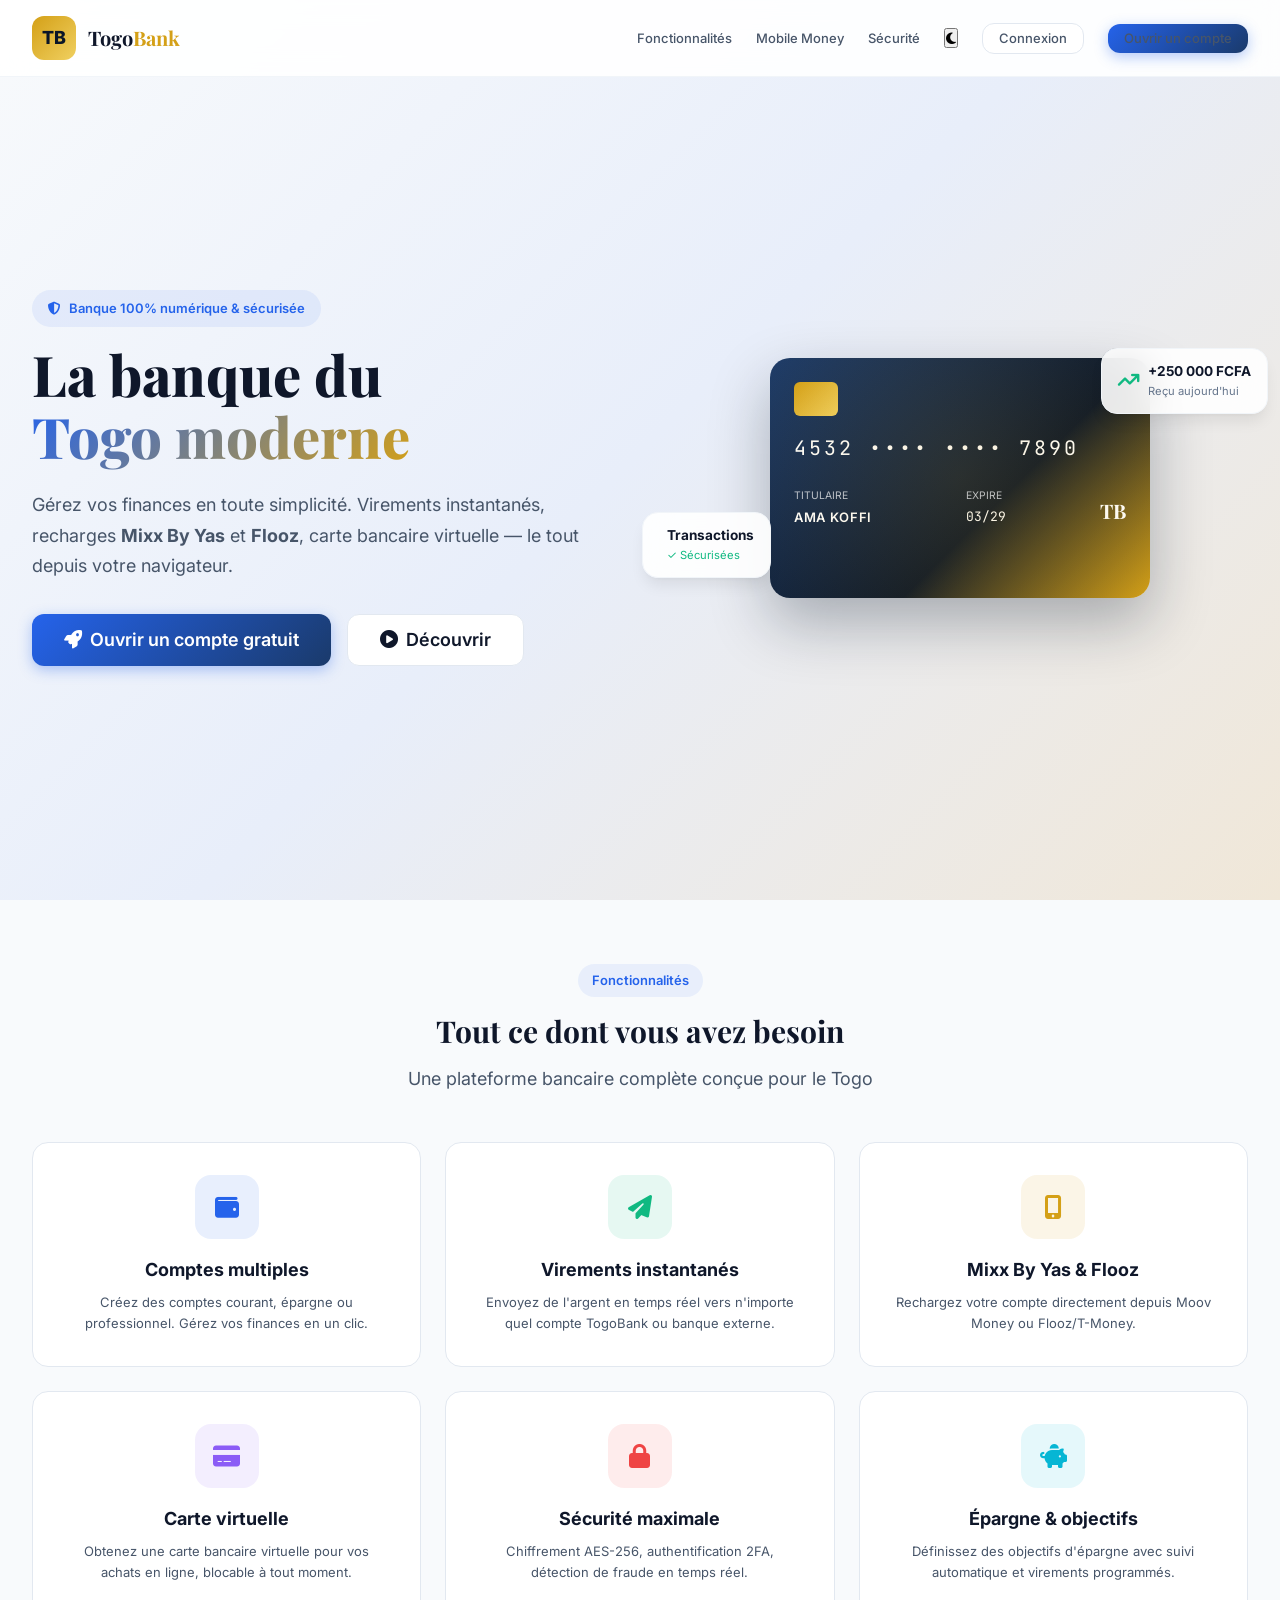
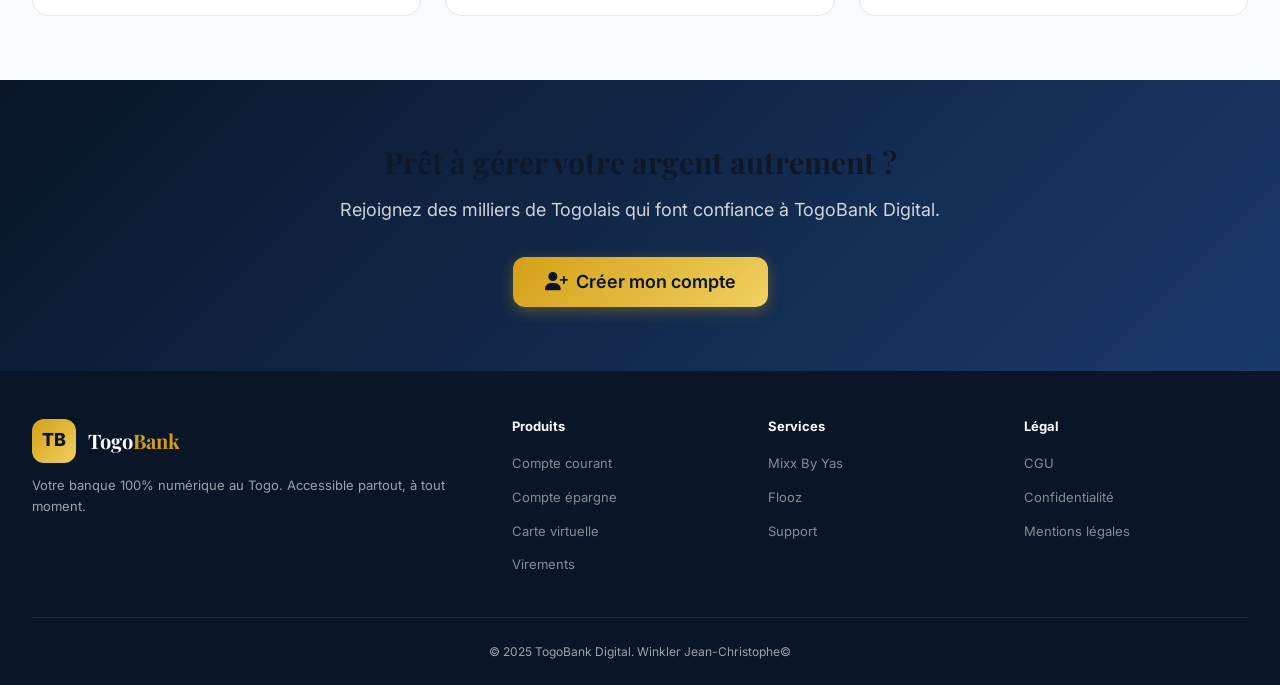
<file: app/templates/landing.html>
<!DOCTYPE html>
<html lang="fr">
<head>
    <meta charset="UTF-8">
    <meta name="viewport" content="width=device-width, initial-scale=1.0">
    <meta name="description" content="TogoBank Digital — Votre banque 100% numérique au Togo. Gérez vos comptes, virements et recharges Mixx By Yas & Flooz en toute sécurité.">
    <title>TogoBank Digital — Banque en ligne moderne au Togo</title>
    <link rel="stylesheet" href="/static/css/variables.css">
    <link rel="stylesheet" href="/static/css/base.css">
    <link rel="stylesheet" href="/static/css/animations.css">
    <link rel="stylesheet" href="/static/css/components.css">
    <link rel="stylesheet" href="/static/css/pages.css">
    <link rel="stylesheet" href="https://cdnjs.cloudflare.com/ajax/libs/font-awesome/6.5.1/css/all.min.css">
</head>
<body class="landing-page">
    <!-- Navigation -->
    <nav class="landing-nav" id="landingNav">
        <div class="landing-logo">
            <div class="landing-logo-icon">TB</div>
            <div class="landing-logo-text">Togo<span>Bank</span></div>
        </div>
        <div class="landing-nav-links">
            <a href="#features">Fonctionnalités</a>
            <a href="#mobile-money">Mobile Money</a>
            <a href="#security">Sécurité</a>
            <button class="theme-toggle" id="themeToggleLanding" title="Changer de thème">
                <i class="fas fa-moon"></i>
            </button>
            <a href="/app#login" class="btn btn-secondary btn-sm">Connexion</a>
            <a href="/app#register" class="btn btn-primary btn-sm">Ouvrir un compte</a>
        </div>
    </nav>

    <!-- Hero -->
    <section class="hero">
        <div class="hero-grid">
            <div class="hero-content animate-fade-in-up">
                <div class="hero-tag">
                    <i class="fas fa-shield-halved"></i>
                    Banque 100% numérique & sécurisée
                </div>
                <h1>
                    La banque du<br>
                    <span class="gradient-text">Togo moderne</span>
                </h1>
                <p class="hero-description">
                    Gérez vos finances en toute simplicité. Virements instantanés, recharges
                    <strong>Mixx By Yas</strong> et <strong>Flooz</strong>, carte bancaire virtuelle — le tout
                    depuis votre navigateur.
                </p>
                <div class="hero-buttons">
                    <a href="/app#register" class="btn btn-primary btn-lg">
                        <i class="fas fa-rocket"></i>
                        Ouvrir un compte gratuit
                    </a>
                    <a href="#features" class="btn btn-secondary btn-lg">
                        <i class="fas fa-play-circle"></i>
                        Découvrir
                    </a>
                </div>
            </div>
            <div class="hero-visual animate-fade-in-right delay-3">
                <div class="hero-card-preview">
                    <div class="hero-card-chip"></div>
                    <div class="hero-card-number">4532 •••• •••• 7890</div>
                    <div class="hero-card-footer">
                        <div>
                            <div style="font-size:0.65rem;opacity:0.7;margin-bottom:2px">TITULAIRE</div>
                            <div class="hero-card-name">AMA KOFFI</div>
                        </div>
                        <div>
                            <div style="font-size:0.65rem;opacity:0.7;margin-bottom:2px">EXPIRE</div>
                            <div class="hero-card-exp">03/29</div>
                        </div>
                        <div class="hero-card-brand">TB</div>
                    </div>
                </div>
                <div class="hero-floating-stat stat-1 animate-fade-in delay-5">
                    <div style="display:flex;align-items:center;gap:8px">
                        <div style="color:var(--success);font-size:1.2rem"><i class="fas fa-arrow-trend-up"></i></div>
                        <div>
                            <div style="font-weight:700;font-size:0.85rem">+250 000 FCFA</div>
                            <div style="font-size:0.7rem;color:var(--text-tertiary)">Reçu aujourd'hui</div>
                        </div>
                    </div>
                </div>
                <div class="hero-floating-stat stat-2 animate-fade-in delay-6">
                    <div style="display:flex;align-items:center;gap:8px">
                        <div style="color:var(--accent-blue);font-size:1.2rem"><i class="fas fa-shield-check"></i></div>
                        <div>
                            <div style="font-weight:700;font-size:0.85rem">Transactions</div>
                            <div style="font-size:0.7rem;color:var(--success)">✓ Sécurisées</div>
                        </div>
                    </div>
                </div>
            </div>
        </div>
    </section>

    <!-- Features -->
    <section class="features-section" id="features">
        <div class="section-header">
            <div class="section-tag">Fonctionnalités</div>
            <h2 class="section-title">Tout ce dont vous avez besoin</h2>
            <p class="section-desc">Une plateforme bancaire complète conçue pour le Togo</p>
        </div>
        <div class="features-grid">
            <div class="feature-card">
                <div class="feature-icon blue"><i class="fas fa-wallet"></i></div>
                <h3>Comptes multiples</h3>
                <p>Créez des comptes courant, épargne ou professionnel. Gérez vos finances en un clic.</p>
            </div>
            <div class="feature-card">
                <div class="feature-icon green"><i class="fas fa-paper-plane"></i></div>
                <h3>Virements instantanés</h3>
                <p>Envoyez de l'argent en temps réel vers n'importe quel compte TogoBank ou banque externe.</p>
            </div>
            <div class="feature-card" id="mobile-money">
                <div class="feature-icon gold"><i class="fas fa-mobile-screen-button"></i></div>
                <h3>Mixx By Yas & Flooz</h3>
                <p>Rechargez votre compte directement depuis Moov Money ou Flooz/T-Money.</p>
            </div>
            <div class="feature-card">
                <div class="feature-icon purple"><i class="fas fa-credit-card"></i></div>
                <h3>Carte virtuelle</h3>
                <p>Obtenez une carte bancaire virtuelle pour vos achats en ligne, blocable à tout moment.</p>
            </div>
            <div class="feature-card" id="security">
                <div class="feature-icon red"><i class="fas fa-lock"></i></div>
                <h3>Sécurité maximale</h3>
                <p>Chiffrement AES-256, authentification 2FA, détection de fraude en temps réel.</p>
            </div>
            <div class="feature-card">
                <div class="feature-icon cyan"><i class="fas fa-piggy-bank"></i></div>
                <h3>Épargne & objectifs</h3>
                <p>Définissez des objectifs d'épargne avec suivi automatique et virements programmés.</p>
            </div>
        </div>
    </section>

    <!-- CTA -->
    <section class="cta-section">
        <h2>Prêt à gérer votre argent autrement ?</h2>
        <p>Rejoignez des milliers de Togolais qui font confiance à TogoBank Digital.</p>
        <div style="display:flex;gap:var(--space-4);justify-content:center">
            <a href="/app#register" class="btn btn-gold btn-lg">
                <i class="fas fa-user-plus"></i>
                Créer mon compte
            </a>
        </div>
    </section>

    <!-- Footer -->
    <footer class="landing-footer">
        <div class="footer-grid">
            <div>
                <div class="landing-logo" style="margin-bottom:var(--space-3)">
                    <div class="landing-logo-icon">TB</div>
                    <div class="landing-logo-text" style="color:white">Togo<span>Bank</span></div>
                </div>
                <p class="footer-brand-text">Votre banque 100% numérique au Togo. Accessible partout, à tout moment.</p>
            </div>
            <div>
                <h4 class="footer-title">Produits</h4>
                <ul class="footer-links">
                    <li><a href="#">Compte courant</a></li>
                    <li><a href="#">Compte épargne</a></li>
                    <li><a href="#">Carte virtuelle</a></li>
                    <li><a href="#">Virements</a></li>
                </ul>
            </div>
            <div>
                <h4 class="footer-title">Services</h4>
                <ul class="footer-links">
                    <li><a href="#">Mixx By Yas</a></li>
                    <li><a href="#">Flooz</a></li>
                    <li><a href="#">Support</a></li>
                </ul>
            </div>
            <div>
                <h4 class="footer-title">Légal</h4>
                <ul class="footer-links">
                    <li><a href="#">CGU</a></li>
                    <li><a href="#">Confidentialité</a></li>
                    <li><a href="#">Mentions légales</a></li>
                </ul>
            </div>
        </div>
        <div class="footer-bottom">
            © 2025 TogoBank Digital. Winkler Jean-Christophe©
        </div>
    </footer>

    <script>
        // Nav scroll effect
        window.addEventListener('scroll', () => {
            document.getElementById('landingNav').classList.toggle('scrolled', window.scrollY > 50);
        });
        // Theme toggle
        const savedTheme = localStorage.getItem('togobank-theme') || 'light';
        if (savedTheme === 'dark') document.documentElement.setAttribute('data-theme', 'dark');
        document.getElementById('themeToggleLanding')?.addEventListener('click', () => {
            const isDark = document.documentElement.getAttribute('data-theme') === 'dark';
            document.documentElement.setAttribute('data-theme', isDark ? 'light' : 'dark');
            localStorage.setItem('togobank-theme', isDark ? 'light' : 'dark');
            const icon = document.querySelector('#themeToggleLanding i');
            icon.className = isDark ? 'fas fa-moon' : 'fas fa-sun';
        });
    </script>
</body>
</html>
</file>
<file: static/css/variables.css>
/* ===== TogoBank Digital — Variables CSS ===== */
:root {
    /* Couleurs principales */
    --primary-dark: #0A1628;
    --primary-blue: #1A3A6B;
    --accent-blue: #2563EB;
    --electric-blue: #3B82F6;
    --gold: #D4A017;
    --gold-light: #F0D060;
    --success: #10B981;
    --danger: #EF4444;
    --warning: #F59E0B;
    --info: #06B6D4;

    /* Neutres */
    --neutral-50: #F8FAFC;
    --neutral-100: #F1F5F9;
    --neutral-200: #E2E8F0;
    --neutral-300: #CBD5E1;
    --neutral-400: #94A3B8;
    --neutral-500: #64748B;
    --neutral-600: #475569;
    --neutral-700: #334155;
    --neutral-800: #1E293B;
    --neutral-900: #0F172A;

    /* Thème clair (par défaut) */
    --bg-primary: #F8FAFC;
    --bg-secondary: #FFFFFF;
    --bg-tertiary: #F1F5F9;
    --bg-card: #FFFFFF;
    --bg-sidebar: #0A1628;
    --bg-glass: rgba(255, 255, 255, 0.7);
    --bg-glass-strong: rgba(255, 255, 255, 0.9);
    --text-primary: #0F172A;
    --text-secondary: #475569;
    --text-tertiary: #64748B;
    --text-inverse: #FFFFFF;
    --border-color: #E2E8F0;
    --border-light: #F1F5F9;
    --shadow-sm: 0 1px 2px rgba(0,0,0,0.05);
    --shadow-md: 0 4px 6px -1px rgba(0,0,0,0.07), 0 2px 4px -2px rgba(0,0,0,0.05);
    --shadow-lg: 0 10px 15px -3px rgba(0,0,0,0.08), 0 4px 6px -4px rgba(0,0,0,0.05);
    --shadow-xl: 0 20px 25px -5px rgba(0,0,0,0.1), 0 8px 10px -6px rgba(0,0,0,0.06);
    --shadow-card: 0 1px 3px rgba(0,0,0,0.06), 0 4px 12px rgba(0,0,0,0.04);
    --shadow-float: 0 12px 40px rgba(0,0,0,0.12);

    /* Typographie */
    --font-display: 'Playfair Display', Georgia, serif;
    --font-body: 'Inter', -apple-system, BlinkMacSystemFont, sans-serif;
    --font-mono: 'JetBrains Mono', 'Fira Code', monospace;

    /* Tailles */
    --text-xs: 0.75rem;
    --text-sm: 0.8125rem;
    --text-base: 0.9375rem;
    --text-lg: 1.125rem;
    --text-xl: 1.25rem;
    --text-2xl: 1.5rem;
    --text-3xl: 1.875rem;
    --text-4xl: 2.25rem;
    --text-5xl: 3rem;

    /* Espacements */
    --space-1: 0.25rem;
    --space-2: 0.5rem;
    --space-3: 0.75rem;
    --space-4: 1rem;
    --space-5: 1.25rem;
    --space-6: 1.5rem;
    --space-8: 2rem;
    --space-10: 2.5rem;
    --space-12: 3rem;
    --space-16: 4rem;

    /* Bordures */
    --radius-sm: 0.375rem;
    --radius-md: 0.5rem;
    --radius-lg: 0.75rem;
    --radius-xl: 1rem;
    --radius-2xl: 1.25rem;
    --radius-full: 9999px;

    /* Transitions */
    --transition-fast: 150ms ease;
    --transition-base: 250ms ease;
    --transition-slow: 350ms ease;
    --transition-spring: 400ms cubic-bezier(0.34, 1.56, 0.64, 1);

    /* Sidebar */
    --sidebar-width: 260px;
    --sidebar-collapsed: 72px;
    --topbar-height: 0px;
}

/* ===== THÈME SOMBRE ===== */
[data-theme="dark"] {
    --bg-primary: #0B1121;
    --bg-secondary: #111827;
    --bg-tertiary: #1E293B;
    --bg-card: #162032;
    --bg-sidebar: #070D1A;
    --bg-glass: rgba(17, 24, 39, 0.8);
    --bg-glass-strong: rgba(17, 24, 39, 0.95);
    --text-primary: #F1F5F9;
    --text-secondary: #94A3B8;
    --text-tertiary: #64748B;
    --border-color: #1E293B;
    --border-light: #162032;
    --shadow-sm: 0 1px 2px rgba(0,0,0,0.3);
    --shadow-md: 0 4px 6px rgba(0,0,0,0.3);
    --shadow-lg: 0 10px 15px rgba(0,0,0,0.3);
    --shadow-xl: 0 20px 25px rgba(0,0,0,0.4);
    --shadow-card: 0 2px 8px rgba(0,0,0,0.3);
    --shadow-float: 0 12px 40px rgba(0,0,0,0.5);
}
</file>
<file: static/css/base.css>
/* ===== TogoBank Digital — Reset & Base Styles ===== */
@import url('https://fonts.googleapis.com/css2?family=Inter:wght@300;400;500;600;700;800&family=Playfair+Display:wght@400;600;700;800&family=JetBrains+Mono:wght@400;500;600&display=swap');

*, *::before, *::after {
    margin: 0;
    padding: 0;
    box-sizing: border-box;
}

html {
    font-size: 16px;
    scroll-behavior: smooth;
    -webkit-font-smoothing: antialiased;
    -moz-osx-font-smoothing: grayscale;
}

body {
    font-family: var(--font-body);
    background-color: var(--bg-primary);
    color: var(--text-primary);
    line-height: 1.6;
    min-height: 100vh;
    transition: background-color var(--transition-slow), color var(--transition-slow);
}

a {
    text-decoration: none;
    color: var(--accent-blue);
    transition: color var(--transition-fast);
}
a:hover { color: var(--electric-blue); }

img { max-width: 100%; display: block; }
button { cursor: pointer; font-family: inherit; }
input, select, textarea { font-family: inherit; }

h1, h2, h3, h4, h5, h6 {
    font-weight: 700;
    line-height: 1.2;
    color: var(--text-primary);
}
h1 { font-size: var(--text-4xl); }
h2 { font-size: var(--text-3xl); }
h3 { font-size: var(--text-2xl); }
h4 { font-size: var(--text-xl); }

.font-display { font-family: var(--font-display); }
.font-mono { font-family: var(--font-mono); }

/* Scrollbar personnalisée */
::-webkit-scrollbar { width: 6px; }
::-webkit-scrollbar-track { background: transparent; }
::-webkit-scrollbar-thumb {
    background: var(--neutral-300);
    border-radius: var(--radius-full);
}
[data-theme="dark"] ::-webkit-scrollbar-thumb {
    background: var(--neutral-700);
}

/* Selection */
::selection {
    background: var(--accent-blue);
    color: white;
}

/* Utilitaires */
.sr-only {
    position: absolute;
    width: 1px;
    height: 1px;
    padding: 0;
    margin: -1px;
    overflow: hidden;
    clip: rect(0,0,0,0);
    border: 0;
}
</file>
<file: static/css/animations.css>
/* ===== TogoBank Digital — Animations ===== */

/* Page transitions */
@keyframes fadeIn {
    from { opacity: 0; }
    to { opacity: 1; }
}
@keyframes fadeInUp {
    from { opacity: 0; transform: translateY(30px); }
    to { opacity: 1; transform: translateY(0); }
}
@keyframes fadeInDown {
    from { opacity: 0; transform: translateY(-20px); }
    to { opacity: 1; transform: translateY(0); }
}
@keyframes fadeInLeft {
    from { opacity: 0; transform: translateX(-30px); }
    to { opacity: 1; transform: translateX(0); }
}
@keyframes fadeInRight {
    from { opacity: 0; transform: translateX(30px); }
    to { opacity: 1; transform: translateX(0); }
}
@keyframes slideUp {
    from { transform: translateY(100%); opacity: 0; }
    to { transform: translateY(0); opacity: 1; }
}
@keyframes slideDown {
    from { transform: translateY(-100%); opacity: 0; }
    to { transform: translateY(0); opacity: 1; }
}
@keyframes scaleIn {
    from { opacity: 0; transform: scale(0.9); }
    to { opacity: 1; transform: scale(1); }
}
@keyframes scaleUp {
    from { transform: scale(0.95); opacity: 0; }
    to { transform: scale(1); opacity: 1; }
}

/* Carte bancaire flip */
@keyframes cardFlip {
    0% { transform: rotateY(0deg); }
    100% { transform: rotateY(180deg); }
}
@keyframes cardFlipBack {
    0% { transform: rotateY(180deg); }
    100% { transform: rotateY(0deg); }
}

/* Shimmer */
@keyframes shimmer {
    0% { background-position: -200% 0; }
    100% { background-position: 200% 0; }
}

/* Pulse */
@keyframes pulse {
    0%, 100% { opacity: 1; }
    50% { opacity: 0.5; }
}
@keyframes pulseGlow {
    0%, 100% { box-shadow: 0 0 0 0 rgba(37, 99, 235, 0.4); }
    50% { box-shadow: 0 0 0 12px rgba(37, 99, 235, 0); }
}

/* Bounce */
@keyframes bounce {
    0%, 100% { transform: translateY(0); }
    50% { transform: translateY(-6px); }
}
@keyframes bounceBadge {
    0%, 100% { transform: scale(1); }
    50% { transform: scale(1.2); }
}

/* Shake (erreur) */
@keyframes shake {
    0%, 100% { transform: translateX(0); }
    20%, 60% { transform: translateX(-8px); }
    40%, 80% { transform: translateX(8px); }
}

/* Spin */
@keyframes spin {
    0% { transform: rotate(0deg); }
    100% { transform: rotate(360deg); }
}

/* Orbit loader */
@keyframes orbit {
    0% { transform: rotate(0deg) translateX(20px) rotate(0deg); }
    100% { transform: rotate(360deg) translateX(20px) rotate(-360deg); }
}

/* Ripple */
@keyframes ripple {
    0% { transform: scale(0); opacity: 0.6; }
    100% { transform: scale(4); opacity: 0; }
}

/* Checkmark draw */
@keyframes drawCheck {
    0% { stroke-dashoffset: 50; }
    100% { stroke-dashoffset: 0; }
}

/* Counter animation gradient */
@keyframes gradientShift {
    0% { background-position: 0% 50%; }
    50% { background-position: 100% 50%; }
    100% { background-position: 0% 50%; }
}

/* Aurora background */
@keyframes aurora {
    0% { background-position: 0% 50%; }
    50% { background-position: 100% 50%; }
    100% { background-position: 0% 50%; }
}

/* Slide toast */
@keyframes toastIn {
    from { transform: translateX(120%); opacity: 0; }
    to { transform: translateX(0); opacity: 1; }
}
@keyframes toastOut {
    from { transform: translateX(0); opacity: 1; }
    to { transform: translateX(120%); opacity: 0; }
}

/* Progress bar */
@keyframes progressFill {
    from { width: 0; }
}

/* Skeleton loading */
@keyframes skeletonShine {
    0% { background-position: -200px 0; }
    100% { background-position: calc(200px + 100%) 0; }
}

/* Float (landing) */
@keyframes float {
    0%, 100% { transform: translateY(0px); }
    50% { transform: translateY(-20px); }
}

/* Classes d'animation */
.animate-fade-in { animation: fadeIn 0.5s ease forwards; }
.animate-fade-in-up { animation: fadeInUp 0.6s ease forwards; }
.animate-fade-in-down { animation: fadeInDown 0.5s ease forwards; }
.animate-fade-in-left { animation: fadeInLeft 0.5s ease forwards; }
.animate-fade-in-right { animation: fadeInRight 0.5s ease forwards; }
.animate-scale-in { animation: scaleIn 0.4s ease forwards; }
.animate-slide-up { animation: slideUp 0.5s ease forwards; }
.animate-bounce { animation: bounce 1s ease infinite; }
.animate-pulse { animation: pulse 2s ease-in-out infinite; }
.animate-pulse-glow { animation: pulseGlow 2s ease-in-out infinite; }
.animate-shake { animation: shake 0.5s ease; }
.animate-spin { animation: spin 1s linear infinite; }
.animate-float { animation: float 3s ease-in-out infinite; }

/* Stagger delays */
.delay-1 { animation-delay: 0.1s; }
.delay-2 { animation-delay: 0.2s; }
.delay-3 { animation-delay: 0.3s; }
.delay-4 { animation-delay: 0.4s; }
.delay-5 { animation-delay: 0.5s; }
.delay-6 { animation-delay: 0.6s; }
.delay-7 { animation-delay: 0.7s; }

/* Initialiser les éléments en invisible pour stagger */
.stagger-item {
    opacity: 0;
    transform: translateY(20px);
}
.stagger-item.visible {
    animation: fadeInUp 0.5s ease forwards;
}
</file>
<file: static/css/components.css>
/* ===== TogoBank Digital — Composants UI ===== */

/* ---------- BOUTONS ---------- */
.btn {
    display: inline-flex;
    align-items: center;
    justify-content: center;
    gap: var(--space-2);
    padding: 0.75rem 1.5rem;
    border: none;
    border-radius: var(--radius-lg);
    font-size: var(--text-base);
    font-weight: 600;
    line-height: 1;
    cursor: pointer;
    transition: all var(--transition-base);
    position: relative;
    overflow: hidden;
    white-space: nowrap;
}
.btn::after {
    content: '';
    position: absolute;
    inset: 0;
    background: radial-gradient(circle, rgba(255,255,255,0.3) 10%, transparent 10.01%);
    transform: scale(10);
    opacity: 0;
    transition: transform 0.4s, opacity 0.5s;
}
.btn:active::after {
    transform: scale(0);
    opacity: 1;
    transition: 0s;
}

.btn-primary {
    background: linear-gradient(135deg, var(--accent-blue), var(--primary-blue));
    color: white;
    box-shadow: 0 4px 14px rgba(37, 99, 235, 0.35);
}
.btn-primary:hover {
    transform: translateY(-2px);
    box-shadow: 0 6px 20px rgba(37, 99, 235, 0.45);
}

.btn-secondary {
    background: var(--bg-card);
    color: var(--text-primary);
    border: 1px solid var(--border-color);
}
.btn-secondary:hover {
    border-color: var(--accent-blue);
    color: var(--accent-blue);
    transform: translateY(-1px);
}

.btn-gold {
    background: linear-gradient(135deg, var(--gold), var(--gold-light));
    color: var(--primary-dark);
    box-shadow: 0 4px 14px rgba(212, 160, 23, 0.35);
}
.btn-gold:hover {
    transform: translateY(-2px);
    box-shadow: 0 6px 20px rgba(212, 160, 23, 0.45);
}

.btn-danger {
    background: linear-gradient(135deg, var(--danger), #DC2626);
    color: white;
}

.btn-success {
    background: linear-gradient(135deg, var(--success), #059669);
    color: white;
}

.btn-sm { padding: 0.5rem 1rem; font-size: var(--text-sm); }
.btn-lg { padding: 1rem 2rem; font-size: var(--text-lg); }
.btn-block { width: 100%; }
.btn-icon { padding: 0.625rem; border-radius: var(--radius-md); }

.btn:disabled {
    opacity: 0.5;
    cursor: not-allowed;
    transform: none !important;
}

/* ---------- CARTES ---------- */
.card {
    background: var(--bg-card);
    border: 1px solid var(--border-color);
    border-radius: var(--radius-xl);
    padding: var(--space-6);
    box-shadow: var(--shadow-card);
    transition: all var(--transition-base);
}
.card:hover {
    box-shadow: var(--shadow-lg);
}
.card-glass {
    background: var(--bg-glass);
    backdrop-filter: blur(16px);
    -webkit-backdrop-filter: blur(16px);
    border: 1px solid rgba(255,255,255,0.18);
}
.card-header {
    display: flex;
    align-items: center;
    justify-content: space-between;
    margin-bottom: var(--space-4);
}
.card-title {
    font-size: var(--text-lg);
    font-weight: 700;
    color: var(--text-primary);
}
.card-subtitle {
    font-size: var(--text-sm);
    color: var(--text-secondary);
    margin-top: var(--space-1);
}

/* ---------- INPUTS / FORMULAIRES ---------- */
.form-group {
    margin-bottom: var(--space-5);
    position: relative;
}
.form-label {
    display: block;
    font-size: var(--text-sm);
    font-weight: 600;
    color: var(--text-secondary);
    margin-bottom: var(--space-2);
    letter-spacing: 0.02em;
}
.form-input {
    width: 100%;
    padding: 0.875rem 1rem;
    background: var(--bg-tertiary);
    border: 2px solid transparent;
    border-radius: var(--radius-lg);
    font-size: var(--text-base);
    color: var(--text-primary);
    transition: all var(--transition-base);
    outline: none;
}
.form-input:focus {
    border-color: var(--accent-blue);
    background: var(--bg-card);
    box-shadow: 0 0 0 4px rgba(37, 99, 235, 0.1);
}
.form-input::placeholder {
    color: var(--neutral-400);
}
.form-input.error {
    border-color: var(--danger);
    animation: shake 0.4s ease;
}
.form-error {
    font-size: var(--text-xs);
    color: var(--danger);
    margin-top: var(--space-1);
}
.form-select {
    appearance: none;
    background-image: url("data:image/svg+xml,%3Csvg xmlns='http://www.w3.org/2000/svg' width='12' height='12' viewBox='0 0 24 24' fill='none' stroke='%2364748B' stroke-width='2'%3E%3Cpolyline points='6 9 12 15 18 9'%3E%3C/polyline%3E%3C/svg%3E");
    background-repeat: no-repeat;
    background-position: right 1rem center;
    padding-right: 2.5rem;
}

/* Floating label */
.form-floating {
    position: relative;
}
.form-floating .form-input {
    padding-top: 1.5rem;
    padding-bottom: 0.5rem;
}
.form-floating .form-label {
    position: absolute;
    top: 50%;
    left: 1rem;
    transform: translateY(-50%);
    transition: all var(--transition-base);
    pointer-events: none;
    margin: 0;
    color: var(--neutral-400);
}
.form-floating .form-input:focus ~ .form-label,
.form-floating .form-input:not(:placeholder-shown) ~ .form-label {
    top: 0.5rem;
    transform: translateY(0);
    font-size: var(--text-xs);
    color: var(--accent-blue);
}

/* ---------- BADGES ---------- */
.badge {
    display: inline-flex;
    align-items: center;
    gap: 4px;
    padding: 0.25rem 0.625rem;
    border-radius: var(--radius-full);
    font-size: var(--text-xs);
    font-weight: 600;
    letter-spacing: 0.02em;
}
.badge-success { background: rgba(16, 185, 129, 0.12); color: var(--success); }
.badge-danger { background: rgba(239, 68, 68, 0.12); color: var(--danger); }
.badge-warning { background: rgba(245, 158, 11, 0.12); color: var(--warning); }
.badge-info { background: rgba(6, 182, 212, 0.12); color: var(--info); }
.badge-blue { background: rgba(37, 99, 235, 0.12); color: var(--accent-blue); }
.badge-gold { background: rgba(212, 160, 23, 0.12); color: var(--gold); }

/* ---------- TABLEAUX ---------- */
.table-wrapper {
    overflow-x: auto;
    border-radius: var(--radius-lg);
    border: 1px solid var(--border-color);
}
.data-table {
    width: 100%;
    border-collapse: collapse;
    font-size: var(--text-sm);
}
.data-table th {
    padding: 0.875rem 1rem;
    text-align: left;
    font-weight: 600;
    color: var(--text-secondary);
    background: var(--bg-tertiary);
    border-bottom: 1px solid var(--border-color);
    white-space: nowrap;
    cursor: pointer;
    user-select: none;
}
.data-table th:hover { color: var(--accent-blue); }
.data-table td {
    padding: 0.875rem 1rem;
    border-bottom: 1px solid var(--border-light);
    color: var(--text-primary);
    vertical-align: middle;
}
.data-table tr {
    transition: background var(--transition-fast);
}
.data-table tbody tr:hover {
    background: var(--bg-tertiary);
}
.data-table tbody tr:last-child td {
    border-bottom: none;
}

/* ---------- SKELETON LOADING ---------- */
.skeleton {
    background: linear-gradient(90deg, var(--bg-tertiary) 25%, var(--bg-secondary) 50%, var(--bg-tertiary) 75%);
    background-size: 200px 100%;
    animation: skeletonShine 1.5s ease-in-out infinite;
    border-radius: var(--radius-md);
}
.skeleton-text { height: 14px; margin-bottom: 8px; width: 80%; }
.skeleton-title { height: 24px; margin-bottom: 12px; width: 60%; }
.skeleton-avatar { width: 48px; height: 48px; border-radius: var(--radius-full); }
.skeleton-card { height: 200px; border-radius: var(--radius-xl); }
.skeleton-chart { height: 300px; border-radius: var(--radius-xl); }

/* ---------- TOAST NOTIFICATIONS ---------- */
.toast-container {
    position: fixed;
    top: var(--space-6);
    right: var(--space-6);
    z-index: 10000;
    display: flex;
    flex-direction: column;
    gap: var(--space-3);
    pointer-events: none;
}
.toast {
    display: flex;
    align-items: flex-start;
    gap: var(--space-3);
    padding: var(--space-4) var(--space-5);
    background: var(--bg-glass-strong);
    backdrop-filter: blur(20px);
    border-radius: var(--radius-lg);
    box-shadow: var(--shadow-float);
    border-left: 4px solid var(--accent-blue);
    pointer-events: all;
    animation: toastIn 0.4s ease forwards;
    max-width: 400px;
    min-width: 300px;
}
.toast.success { border-left-color: var(--success); }
.toast.error { border-left-color: var(--danger); }
.toast.warning { border-left-color: var(--warning); }
.toast-closing { animation: toastOut 0.3s ease forwards; }
.toast-icon { font-size: 1.25rem; flex-shrink: 0; margin-top: 2px; }
.toast-content { flex: 1; }
.toast-title { font-weight: 700; font-size: var(--text-sm); margin-bottom: 2px; }
.toast-message { font-size: var(--text-xs); color: var(--text-secondary); }
.toast-close {
    background: none;
    border: none;
    color: var(--text-tertiary);
    font-size: 1.2rem;
    flex-shrink: 0;
    padding: 0;
    cursor: pointer;
}
.toast-progress {
    position: absolute;
    bottom: 0;
    left: 4px;
    height: 3px;
    background: var(--accent-blue);
    border-radius: 0 0 0 var(--radius-lg);
    animation: progressFill 4s linear forwards;
    width: 100%;
    transform-origin: left;
}

/* ---------- MODALES ---------- */
.modal-overlay {
    position: fixed;
    inset: 0;
    background: rgba(0, 0, 0, 0.5);
    backdrop-filter: blur(4px);
    z-index: 9000;
    display: flex;
    align-items: center;
    justify-content: center;
    opacity: 0;
    visibility: hidden;
    transition: all var(--transition-base);
}
.modal-overlay.active {
    opacity: 1;
    visibility: visible;
}
.modal {
    background: var(--bg-card);
    border-radius: var(--radius-2xl);
    padding: var(--space-8);
    max-width: 500px;
    width: 90%;
    box-shadow: var(--shadow-float);
    transform: scale(0.9);
    transition: transform var(--transition-spring);
    max-height: 90vh;
    overflow-y: auto;
}
.modal-overlay.active .modal {
    transform: scale(1);
}
.modal-header {
    display: flex;
    align-items: center;
    justify-content: space-between;
    margin-bottom: var(--space-6);
}
.modal-title {
    font-size: var(--text-xl);
    font-weight: 700;
}
.modal-close {
    background: var(--bg-tertiary);
    border: none;
    width: 36px;
    height: 36px;
    border-radius: var(--radius-full);
    display: flex;
    align-items: center;
    justify-content: center;
    color: var(--text-secondary);
    font-size: 1.2rem;
    cursor: pointer;
    transition: all var(--transition-fast);
}
.modal-close:hover {
    background: var(--danger);
    color: white;
}

/* ---------- AVATAR ---------- */
.avatar {
    width: 40px;
    height: 40px;
    border-radius: var(--radius-full);
    background: linear-gradient(135deg, var(--accent-blue), var(--primary-blue));
    display: flex;
    align-items: center;
    justify-content: center;
    color: white;
    font-weight: 700;
    font-size: var(--text-sm);
    flex-shrink: 0;
}
.avatar-lg { width: 56px; height: 56px; font-size: var(--text-lg); }
.avatar-xl { width: 80px; height: 80px; font-size: var(--text-2xl); }

/* ---------- LOADER ---------- */
.loader {
    display: flex;
    align-items: center;
    justify-content: center;
    padding: var(--space-8);
}
.loader-spinner {
    width: 40px;
    height: 40px;
    border: 3px solid var(--border-color);
    border-top-color: var(--accent-blue);
    border-radius: 50%;
    animation: spin 0.8s linear infinite;
}
.loader-orbital {
    position: relative;
    width: 50px;
    height: 50px;
}
.loader-orbital::before,
.loader-orbital::after {
    content: '';
    position: absolute;
    width: 10px;
    height: 10px;
    border-radius: 50%;
    background: var(--accent-blue);
}
.loader-orbital::before { animation: orbit 1.2s linear infinite; }
.loader-orbital::after { animation: orbit 1.2s linear infinite 0.6s; background: var(--gold); }

/* ---------- PROGRESS BAR ---------- */
.progress-bar {
    width: 100%;
    height: 8px;
    background: var(--bg-tertiary);
    border-radius: var(--radius-full);
    overflow: hidden;
}
.progress-fill {
    height: 100%;
    background: linear-gradient(90deg, var(--accent-blue), var(--electric-blue));
    border-radius: var(--radius-full);
    transition: width 1s ease;
}

/* ---------- DIVIDER ---------- */
.divider {
    height: 1px;
    background: var(--border-color);
    margin: var(--space-6) 0;
}

/* ---------- EMPTY STATE ---------- */
.empty-state {
    text-align: center;
    padding: var(--space-12) var(--space-6);
    color: var(--text-tertiary);
}
.empty-state-icon {
    font-size: 3rem;
    margin-bottom: var(--space-4);
    opacity: 0.5;
}
.empty-state-title {
    font-size: var(--text-lg);
    font-weight: 600;
    color: var(--text-secondary);
    margin-bottom: var(--space-2);
}

/* ---------- PAGINATION ---------- */
.pagination {
    display: flex;
    align-items: center;
    justify-content: center;
    gap: var(--space-2);
    padding: var(--space-4) 0;
}
.pagination-btn {
    padding: 0.5rem 0.875rem;
    border: 1px solid var(--border-color);
    border-radius: var(--radius-md);
    background: var(--bg-card);
    color: var(--text-secondary);
    font-size: var(--text-sm);
    font-weight: 500;
    cursor: pointer;
    transition: all var(--transition-fast);
}
.pagination-btn:hover { border-color: var(--accent-blue); color: var(--accent-blue); }
.pagination-btn.active {
    background: var(--accent-blue);
    color: white;
    border-color: var(--accent-blue);
}

/* ---------- TABS ---------- */
.tabs {
    display: flex;
    gap: var(--space-1);
    background: var(--bg-tertiary);
    padding: 4px;
    border-radius: var(--radius-lg);
    margin-bottom: var(--space-6);
}
.tab-btn {
    flex: 1;
    padding: 0.625rem var(--space-4);
    border: none;
    border-radius: var(--radius-md);
    background: transparent;
    color: var(--text-secondary);
    font-size: var(--text-sm);
    font-weight: 600;
    cursor: pointer;
    transition: all var(--transition-base);
}
.tab-btn.active {
    background: var(--bg-card);
    color: var(--accent-blue);
    box-shadow: var(--shadow-sm);
}

/* ---------- STAT BOX ---------- */
.stat-card {
    display: flex;
    align-items: flex-start;
    gap: var(--space-4);
    padding: var(--space-5);
}
.stat-icon {
    width: 48px;
    height: 48px;
    border-radius: var(--radius-lg);
    display: flex;
    align-items: center;
    justify-content: center;
    font-size: 1.25rem;
    flex-shrink: 0;
}
.stat-icon.blue { background: rgba(37, 99, 235, 0.1); color: var(--accent-blue); }
.stat-icon.green { background: rgba(16, 185, 129, 0.1); color: var(--success); }
.stat-icon.gold { background: rgba(212, 160, 23, 0.1); color: var(--gold); }
.stat-icon.red { background: rgba(239, 68, 68, 0.1); color: var(--danger); }
.stat-value {
    font-family: var(--font-display);
    font-size: var(--text-2xl);
    font-weight: 700;
    color: var(--text-primary);
    line-height: 1.1;
}
.stat-label {
    font-size: var(--text-sm);
    color: var(--text-tertiary);
    margin-top: 2px;
}
</file>
<file: static/css/pages.css>
/* ===== TogoBank Digital — Pages ===== */

/* LANDING PAGE */
.landing-page { overflow-x: hidden; }
.landing-nav {
    position: fixed; top: 0; left: 0; right: 0; z-index: 100;
    padding: var(--space-4) var(--space-8);
    display: flex; align-items: center; justify-content: space-between;
    background: rgba(255,255,255,0.9); backdrop-filter: blur(12px);
    border-bottom: 1px solid var(--border-light);
    transition: all var(--transition-base);
}
[data-theme="dark"] .landing-nav { background: rgba(11,17,33,0.9); }
.landing-nav.scrolled { box-shadow: var(--shadow-md); }
.landing-logo { display: flex; align-items: center; gap: var(--space-3); }
.landing-logo-icon {
    width: 44px; height: 44px;
    background: linear-gradient(135deg, var(--gold), var(--gold-light));
    border-radius: var(--radius-lg); display: flex; align-items: center; justify-content: center;
    font-weight: 800; color: var(--primary-dark); font-size: var(--text-lg);
}
.landing-logo-text { font-family: var(--font-display); font-size: var(--text-xl); font-weight: 700; color: var(--text-primary); }
.landing-logo-text span { color: var(--gold); }
.landing-nav-links { display: flex; align-items: center; gap: var(--space-6); }
.landing-nav-links a { color: var(--text-secondary); font-weight: 500; font-size: var(--text-sm); }
.landing-nav-links a:hover { color: var(--accent-blue); }

.hero {
    min-height: 100vh; display: flex; align-items: center;
    padding: 120px var(--space-8) var(--space-16);
    background: linear-gradient(135deg, var(--bg-primary) 0%, #E8EEFA 50%, #F0E7D8 100%);
    position: relative; overflow: hidden;
}
[data-theme="dark"] .hero { background: linear-gradient(135deg, #0B1121 0%, #0F1D35 50%, #1A1510 100%); }
.hero-grid { display: grid; grid-template-columns: 1fr 1fr; gap: var(--space-16); align-items: center; max-width: 1280px; margin: 0 auto; width: 100%; }
.hero-tag {
    display: inline-flex; align-items: center; gap: var(--space-2);
    background: rgba(37,99,235,0.08); color: var(--accent-blue);
    padding: 0.5rem 1rem; border-radius: var(--radius-full);
    font-size: var(--text-sm); font-weight: 600; margin-bottom: var(--space-4);
}
.hero h1 { font-family: var(--font-display); font-size: 3.5rem; font-weight: 800; line-height: 1.1; margin-bottom: var(--space-6); }
.hero h1 .gradient-text {
    background: linear-gradient(135deg, var(--accent-blue), var(--gold));
    -webkit-background-clip: text; -webkit-text-fill-color: transparent;
    background-clip: text;
}
.hero-description { font-size: var(--text-lg); color: var(--text-secondary); line-height: 1.7; margin-bottom: var(--space-8); }
.hero-buttons { display: flex; gap: var(--space-4); flex-wrap: wrap; }
.hero-visual { position: relative; display: flex; justify-content: center; }
.hero-card-preview {
    width: 380px; height: 240px; border-radius: var(--radius-2xl);
    background: linear-gradient(135deg, #1A3A6B 0%, #0A1628 60%, #D4A017 100%);
    padding: var(--space-6); color: white; position: relative; overflow: hidden;
    box-shadow: 0 25px 60px rgba(10,22,40,0.3); animation: float 4s ease-in-out infinite;
}
.hero-card-preview::before {
    content: ''; position: absolute; top: -50%; right: -50%;
    width: 200%; height: 200%; background: radial-gradient(circle, rgba(212,160,23,0.15) 0%, transparent 60%);
}
.hero-card-chip { width: 44px; height: 34px; background: linear-gradient(135deg, #D4A017, #F0D060); border-radius: 6px; margin-bottom: var(--space-4); }
.hero-card-number { font-family: var(--font-mono); font-size: var(--text-xl); letter-spacing: 0.15em; margin-bottom: var(--space-6); }
.hero-card-footer { display: flex; justify-content: space-between; align-items: flex-end; }
.hero-card-name { font-size: var(--text-sm); font-weight: 600; text-transform: uppercase; letter-spacing: 0.05em; }
.hero-card-exp { font-family: var(--font-mono); font-size: var(--text-sm); }
.hero-card-brand { font-family: var(--font-display); font-size: var(--text-xl); font-weight: 700; }
.hero-floating-stat {
    position: absolute; background: var(--bg-glass-strong); backdrop-filter: blur(16px);
    padding: var(--space-3) var(--space-4); border-radius: var(--radius-xl);
    box-shadow: var(--shadow-lg); border: 1px solid var(--border-light);
}
.hero-floating-stat.stat-1 { top: -10px; right: -20px; animation: float 3s ease-in-out infinite 0.5s; }
.hero-floating-stat.stat-2 { bottom: 20px; left: -30px; animation: float 3s ease-in-out infinite 1s; }

/* FEATURES */
.features-section {
    padding: var(--space-16) var(--space-8); max-width: 1280px; margin: 0 auto;
}
.section-header { text-align: center; margin-bottom: var(--space-12); }
.section-tag { display: inline-flex; padding: 0.375rem 0.875rem; background: rgba(37,99,235,0.08); color: var(--accent-blue); border-radius: var(--radius-full); font-size: var(--text-sm); font-weight: 600; margin-bottom: var(--space-4); }
.section-title { font-family: var(--font-display); font-size: var(--text-3xl); font-weight: 700; margin-bottom: var(--space-4); }
.section-desc { font-size: var(--text-lg); color: var(--text-secondary); max-width: 600px; margin: 0 auto; }
.features-grid { display: grid; grid-template-columns: repeat(3, 1fr); gap: var(--space-6); }
.feature-card {
    padding: var(--space-8); border-radius: var(--radius-xl); border: 1px solid var(--border-color);
    background: var(--bg-card); transition: all var(--transition-base); text-align: center;
}
.feature-card:hover { transform: translateY(-4px); box-shadow: var(--shadow-xl); border-color: var(--accent-blue); }
.feature-icon {
    width: 64px; height: 64px; border-radius: var(--radius-xl); margin: 0 auto var(--space-5);
    display: flex; align-items: center; justify-content: center; font-size: 1.5rem;
}
.feature-icon.blue { background: rgba(37,99,235,0.1); color: var(--accent-blue); }
.feature-icon.green { background: rgba(16,185,129,0.1); color: var(--success); }
.feature-icon.gold { background: rgba(212,160,23,0.1); color: var(--gold); }
.feature-icon.red { background: rgba(239,68,68,0.1); color: var(--danger); }
.feature-icon.purple { background: rgba(139,92,246,0.1); color: #8B5CF6; }
.feature-icon.cyan { background: rgba(6,182,212,0.1); color: var(--info); }
.feature-card h3 { font-size: var(--text-lg); margin-bottom: var(--space-3); }
.feature-card p { color: var(--text-secondary); font-size: var(--text-sm); line-height: 1.6; }

/* CTA */
.cta-section {
    padding: var(--space-16) var(--space-8);
    background: linear-gradient(135deg, var(--primary-dark) 0%, var(--primary-blue) 100%);
    text-align: center; color: white;
}
.cta-section h2 { font-family: var(--font-display); font-size: var(--text-3xl); margin-bottom: var(--space-4); }
.cta-section p { font-size: var(--text-lg); opacity: 0.8; margin-bottom: var(--space-8); max-width: 600px; margin-left: auto; margin-right: auto; }

/* FOOTER */
.landing-footer {
    padding: var(--space-12) var(--space-8) var(--space-6);
    background: var(--primary-dark); color: rgba(255,255,255,0.6);
}
.footer-grid { display: grid; grid-template-columns: 2fr 1fr 1fr 1fr; gap: var(--space-8); max-width: 1280px; margin: 0 auto var(--space-8); }
.footer-brand-text { font-size: var(--text-sm); line-height: 1.6; margin-top: var(--space-3); }
.footer-title { color: white; font-weight: 700; font-size: var(--text-sm); margin-bottom: var(--space-4); }
.footer-links { list-style: none; }
.footer-links li { margin-bottom: var(--space-2); }
.footer-links a { color: rgba(255,255,255,0.5); font-size: var(--text-sm); }
.footer-links a:hover { color: var(--gold); }
.footer-bottom { text-align: center; padding-top: var(--space-6); border-top: 1px solid rgba(255,255,255,0.08); font-size: var(--text-xs); }

/* BANK CARD 3D */
.bank-card-container { perspective: 1000px; cursor: pointer; }
.bank-card-inner {
    position: relative; width: 340px; height: 214px;
    transition: transform 0.7s cubic-bezier(0.4, 0, 0.2, 1);
    transform-style: preserve-3d;
}
.bank-card-container.flipped .bank-card-inner { transform: rotateY(180deg); }
.bank-card-front, .bank-card-back {
    position: absolute; inset: 0; border-radius: var(--radius-2xl);
    backface-visibility: hidden; padding: var(--space-5);
    color: white; overflow: hidden;
}
.bank-card-front {
    background: linear-gradient(135deg, #1A3A6B, #0A1628 50%, #D4A017);
    box-shadow: 0 20px 50px rgba(10,22,40,0.35);
}
.bank-card-back {
    background: linear-gradient(135deg, #0A1628, #1A3A6B);
    transform: rotateY(180deg);
}
.card-stripe { height: 44px; background: #333; margin: var(--space-4) calc(-1 * var(--space-5)); }
.card-cvv-area {
    background: white; color: #333; padding: var(--space-2) var(--space-3);
    border-radius: var(--radius-sm); text-align: right;
    font-family: var(--font-mono); margin-top: var(--space-3);
}

/* DASHBOARD CHART */
.chart-container { position: relative; height: 300px; }

/* AUTH PAGE */
.auth-page {
    min-height: 100vh; display: flex;
    background: linear-gradient(135deg, var(--bg-primary), #E8EEFA);
}
[data-theme="dark"] .auth-page { background: linear-gradient(135deg, #0B1121, #0F1D35); }
.auth-container {
    margin: auto; width: 100%; max-width: 460px;
    padding: var(--space-8);
}
.auth-card {
    background: var(--bg-card); border-radius: var(--radius-2xl);
    padding: var(--space-8); box-shadow: var(--shadow-xl);
    border: 1px solid var(--border-color);
}
.auth-header { text-align: center; margin-bottom: var(--space-8); }
.auth-title { font-family: var(--font-display); font-size: var(--text-2xl); margin-bottom: var(--space-2); }
.auth-subtitle { color: var(--text-secondary); font-size: var(--text-sm); }
.auth-footer { text-align: center; margin-top: var(--space-6); font-size: var(--text-sm); color: var(--text-tertiary); }
.auth-divider {
    display: flex; align-items: center; gap: var(--space-4); margin: var(--space-6) 0;
    color: var(--text-tertiary); font-size: var(--text-sm);
}
.auth-divider::before, .auth-divider::after { content: ''; flex: 1; height: 1px; background: var(--border-color); }
.password-strength { display: flex; gap: 4px; margin-top: var(--space-2); }
.password-bar { flex: 1; height: 4px; border-radius: 2px; background: var(--bg-tertiary); transition: background var(--transition-fast); }
.password-bar.weak { background: var(--danger); }
.password-bar.medium { background: var(--warning); }
.password-bar.strong { background: var(--success); }

/* WIZARD STEPS */
.wizard-steps { display: flex; justify-content: center; gap: var(--space-2); margin-bottom: var(--space-8); }
.wizard-step {
    width: 10px; height: 10px; border-radius: 50%;
    background: var(--border-color); transition: all var(--transition-base);
}
.wizard-step.active { background: var(--accent-blue); transform: scale(1.3); }
.wizard-step.completed { background: var(--success); }

/* RESPONSIVE LANDING */
@media (max-width: 768px) {
    .hero-grid { grid-template-columns: 1fr; text-align: center; }
    .hero h1 { font-size: 2.5rem; }
    .hero-visual { display: none; }
    .hero-buttons { justify-content: center; }
    .features-grid { grid-template-columns: 1fr; }
    .footer-grid { grid-template-columns: 1fr 1fr; }
    .landing-nav { padding: var(--space-3) var(--space-4); }
    .landing-nav-links { display: none; }
}
</file>
